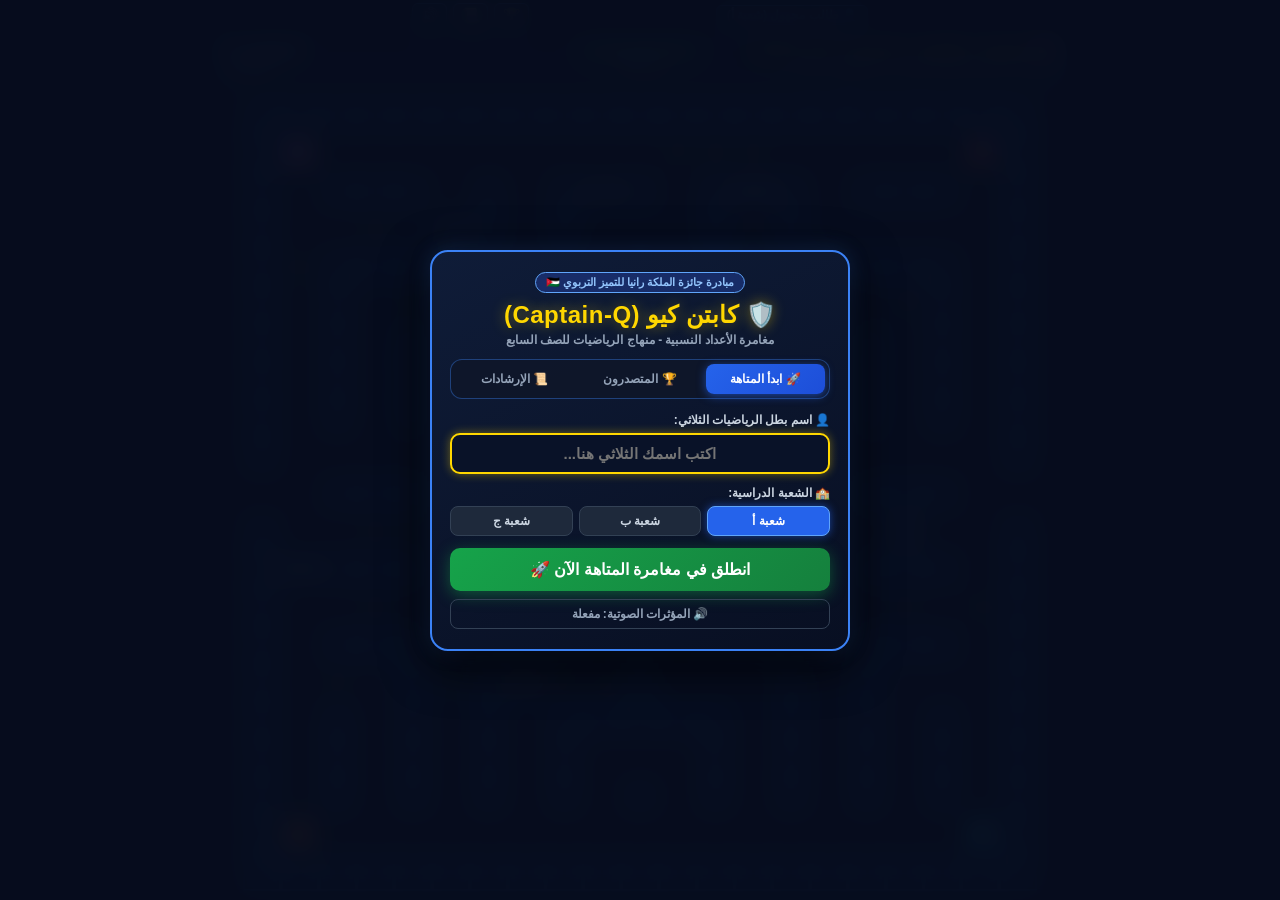
<file: index.html>
<!DOCTYPE html>
<html lang="ar" dir="rtl">
<head>
    <meta charset="UTF-8">
    <title>كابتن كيو - مغامرة الأعداد النسبية | مبادرة جائزة الملكة رانيا</title>
    <meta name="viewport" content="width=device-width, initial-scale=1.0, maximum-scale=1.0, minimum-scale=1.0, user-scalable=no, shrink-to-fit=no, viewport-fit=cover">
    <meta name="mobile-web-app-capable" content="yes">
    <meta name="apple-mobile-web-app-capable" content="yes">
    <meta name="apple-mobile-web-app-status-bar-style" content="black-translucent">
    <meta name="google" content="notranslate">
    <meta name="robots" content="notranslate">
    <meta http-equiv="Cache-Control" content="no-cache, no-store, must-revalidate">

    <link rel="icon" type="image/png" href="favicon.png" sizes="16x16">
    <link rel="stylesheet" href="css/style.css">
</head>
<body>

    <div id="app_container">
        <!-- Top student badge & Quick Actions -->
        <div id="student_badge_bar">
            <div id="student_badge">👤 طالب مجهول (شعبة أ)</div>
            <div style="display: flex; gap: 6px;">
                <button id="btn_quick_leaderboard" class="badge-action-btn" title="لوحة المتصدرين">🏆</button>
                <button id="btn_quick_help" class="badge-action-btn" title="تعليمات المهمة">📜</button>
                <button id="btn_quick_sound" class="badge-action-btn" title="تبديل الصوت">🔊</button>
            </div>
        </div>

        <!-- 1:1 Square Game Canvas -->
        <canvas id="gameCanvas" width="960" height="960"></canvas>

        <!-- Touch Controls (Bottom half of mobile screen) -->
        <div id="touch_controls">
            <!-- D-Pad Directional Cluster -->
            <div class="dpad-cluster">
                <div></div>
                <button id="btn_up" class="touch-btn" aria-label="أعلى">⬆️</button>
                <div></div>
                <button id="btn_left" class="touch-btn" aria-label="يسار">⬅️</button>
                <div></div>
                <button id="btn_right" class="touch-btn" aria-label="يمين">➡️</button>
                <div></div>
                <button id="btn_down" class="touch-btn" aria-label="أسفل">⬇️</button>
                <div></div>
            </div>

            <!-- Action buttons -->
            <div class="action-cluster">
                <button id="btn_shield" class="action-btn shield-btn" title="تفعيل درع الحماية الدائم 🛡️">🛡️</button>
                <button id="btn_reg" class="action-btn reg-btn" title="القائمة الرئيسية ولوحة المتصدرين">👤</button>
                <button id="btn_pause" class="action-btn pause-btn" title="إيقاف مؤقت">⏸️</button>
            </div>
        </div>

        <!-- Start / Welcome Screen Modal (قائمة البداية التفاعلية) -->
        <div id="mobile_reg_modal">
            <div class="modal-card">
                <!-- Title & Hero Header -->
                <div class="hero-badge">مبادرة جائزة الملكة رانيا للتميز التربوي 🇯🇴</div>
                <div class="modal-title">🛡️ كابتن كيو (Captain-Q)</div>
                <div class="modal-sub">مغامرة الأعداد النسبية - منهاج الرياضيات للصف السابع</div>

                <!-- Three Navigation Menu Tabs (أزرار القائمة الرئيسية الثلاثة) -->
                <div class="menu-tabs">
                    <button id="tab_btn_start" class="menu-tab-btn active">🚀 ابدأ المتاهة</button>
                    <button id="tab_btn_leaderboard" class="menu-tab-btn">🏆 المتصدرون</button>
                    <button id="tab_btn_guide" class="menu-tab-btn">📜 الإرشادات</button>
                </div>

                <!-- VIEW 1: START MAZE (ابدأ المتاهة) -->
                <div id="menu_view_start" class="menu-view">
                    <div class="form-group">
                        <label class="form-label" for="mobile_name_input">👤 اسم بطل الرياضيات الثلاثي:</label>
                        <input type="text" id="mobile_name_input" class="modal-input" placeholder="اكتب اسمك الثلاثي هنا..." maxlength="30" autocomplete="off" autofocus>
                    </div>

                    <div class="form-group">
                        <label class="form-label">🏫 الشعبة الدراسية:</label>
                        <div class="section-selector">
                            <button class="sec-btn selected">شعبة أ</button>
                            <button class="sec-btn">شعبة ب</button>
                            <button class="sec-btn">شعبة ج</button>
                        </div>
                    </div>

                    <button id="btn_modal_start" class="start-btn">انطلق في مغامرة المتاهة الآن 🚀</button>
                    <button id="btn_sound_toggle" class="sound-toggle-btn">🔊 المؤثرات الصوتية: مفعلة</button>
                </div>

                <!-- VIEW 2: COLLECTIVE LEADERBOARD (لوحة المتصدرين الجماعية) -->
                <div id="menu_view_leaderboard" class="menu-view" style="display:none;">
                    <div class="lb-header-bar">
                        <div class="lb-title">🏆 لوحة شرف فرسان الرياضيات</div>
                        <div class="lb-actions">
                            <span id="lb_status_badge" class="lb-badge">🟢 مباشر</span>
                            <button id="btn_refresh_leaderboard" class="lb-refresh-btn" title="تحديث السجلات">🔄</button>
                        </div>
                    </div>
                    <div class="lb-sub">فرسان الإتقان (3,000 ⭐) يتشاركون المركز الأول استحقاقاً للعلامة الكاملة 🥇</div>
                    
                    <div id="leaderboard_container" class="leaderboard-container">
                        <!-- Populated dynamically by JavaScript -->
                    </div>

                    <button id="btn_lb_go_start" class="start-btn" style="margin-top: 10px;">انضم للمنافسة وابدأ المتاهة 🚀</button>
                </div>

                <!-- VIEW 3: INSTRUCTIONS & SAFE SANCTUARY GUIDE (دليل الإرشادات) -->
                <div id="menu_view_guide" class="menu-view" style="display:none;">
                    <div class="guide-box">
                        <div class="guide-title">📜 دليل المهمة والملاذ الآمن:</div>
                        <div class="guide-item">
                            <span class="guide-icon">🎯</span>
                            <div class="guide-text"><strong>الهدف الأساسي:</strong> التقط بطاقات الأعداد النسبية والكسور المكافئة المطلوبة في شريط المهمة العلوي (<span style="color:#4ade80">+100 نقطة</span>).</div>
                        </div>
                        <div class="guide-item">
                            <span class="guide-icon">⚠️</span>
                            <div class="guide-text"><strong>احذر الأفخاخ:</strong> تجنب المفاهيم الخاطئة والأعداد غير المتطابقة (<span style="color:#f87171">-30 نقطة</span>).</div>
                        </div>
                        <div class="guide-item">
                            <span class="guide-icon">🛡️</span>
                            <div class="guide-text"><strong>مساحة الملاذ الآمن:</strong> الغرفة الخضراء المركزية تحميك تماماً؛ الأشباح لا تستطيع مهاجمتك داخلها مطلقاً!</div>
                        </div>
                        <div class="guide-item">
                            <span class="guide-icon">⚡</span>
                            <div class="guide-text"><strong>الكرات الخارقة:</strong> تمنحك درع الحماية وتجعل الأشباح زرقاء وخائفة لتلتقطها وتعيدها لمكانها بأمان.</div>
                        </div>
                        <div class="guide-item">
                            <span class="guide-icon">🎮</span>
                            <div class="guide-text"><strong>التحكم:</strong> أزرار الاتجاهات (D-Pad) للشاشات اللمسية، أو أسهم لوحة المفاتيح (Arrows) للكمبيوتر.</div>
                        </div>
                        <div class="guide-item">
                            <span class="guide-icon">⏱️</span>
                            <div class="guide-text"><strong>الوقت والأرواح:</strong> 90 ثانية لكل مرحلة، و 3 أرواح لإنهاء المراحل الست وصولاً لـ 3,000 نقطة.</div>
                        </div>
                    </div>

                    <button id="btn_guide_go_start" class="start-btn">فهمت المهمة.. انطلق للمتاهة 🚀</button>
                </div>
            </div>
        </div>
    </div>

    <!-- Modular Game Scripts (Ultra-lightweight, 0 external dependencies) -->
    <script src="js/config.js"></script>
    <script src="js/telemetry.js"></script>
    <script src="js/maze.js"></script>
    <script src="js/math_mission.js"></script>
    <script src="js/entities.js"></script>
    <script src="js/audio.js"></script>
    <script src="js/input.js"></script>
    <script src="js/game.js"></script>

</body>
</html>
</file>
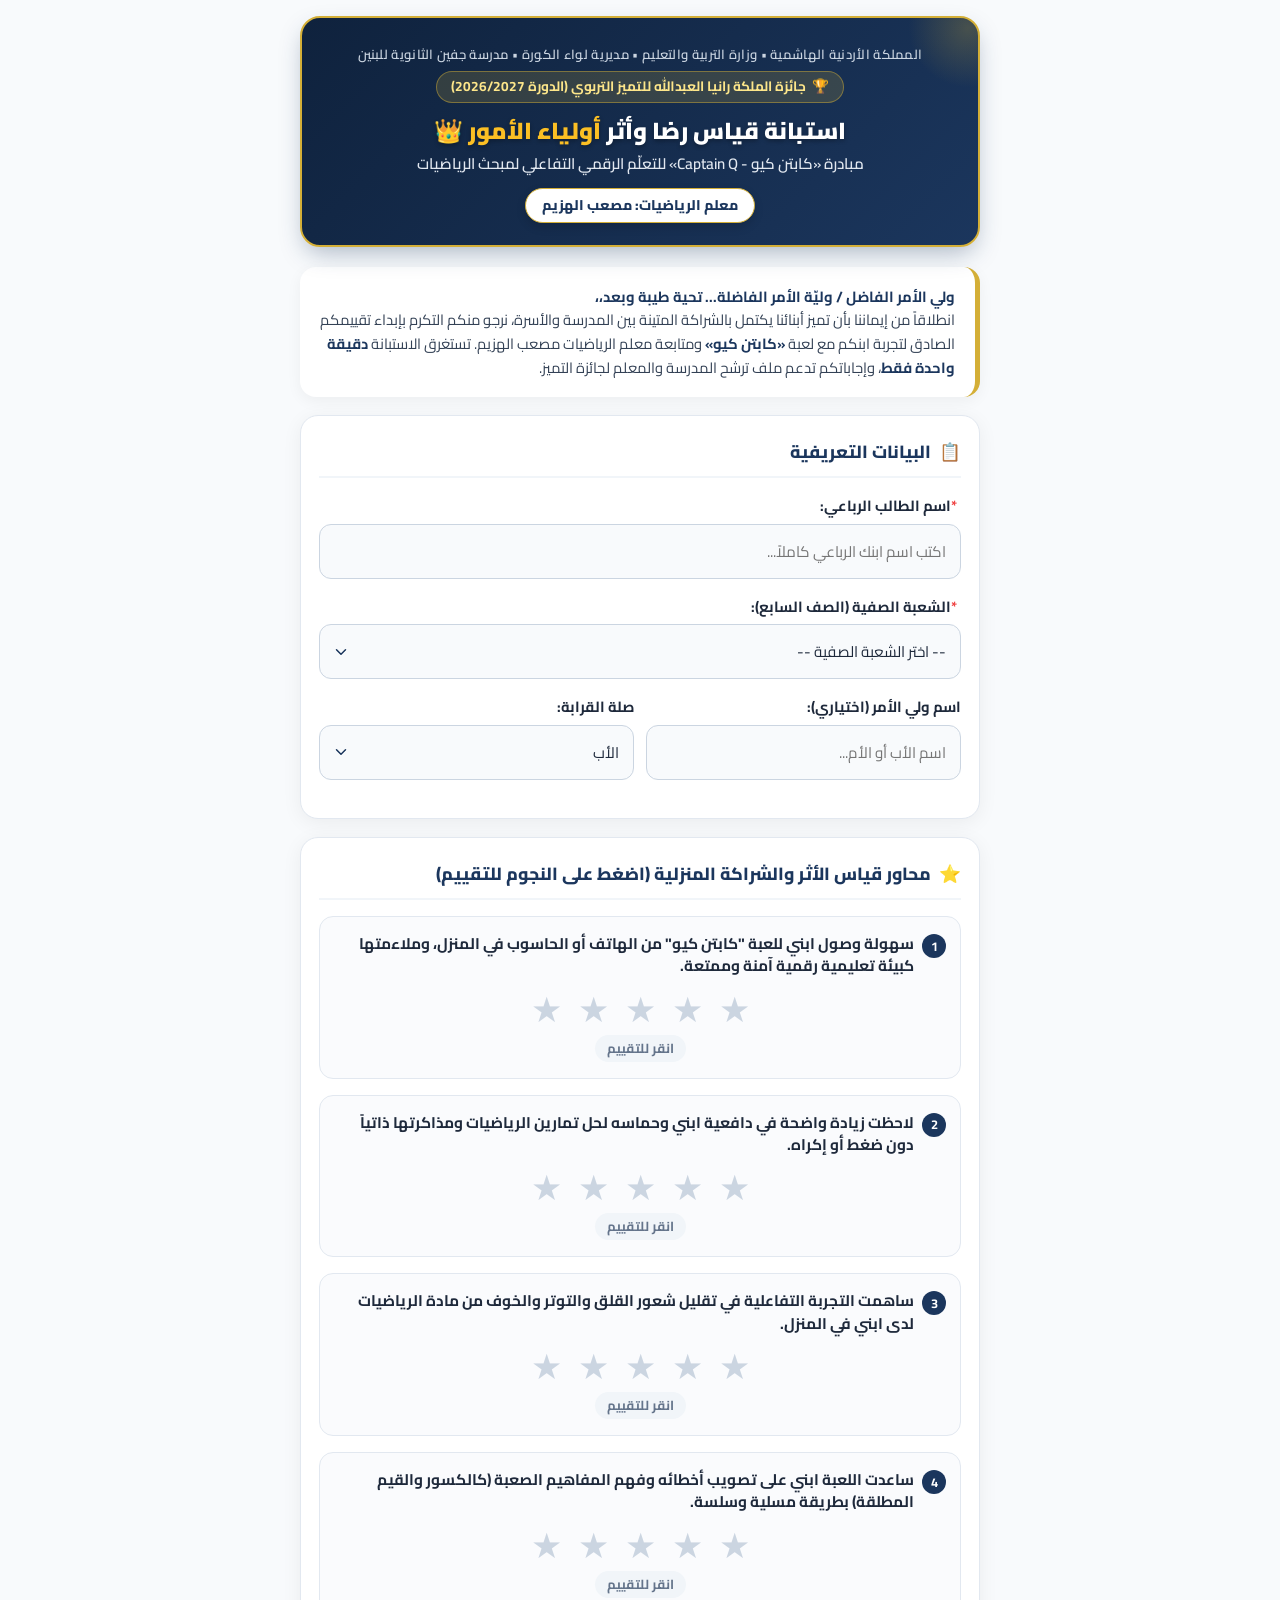
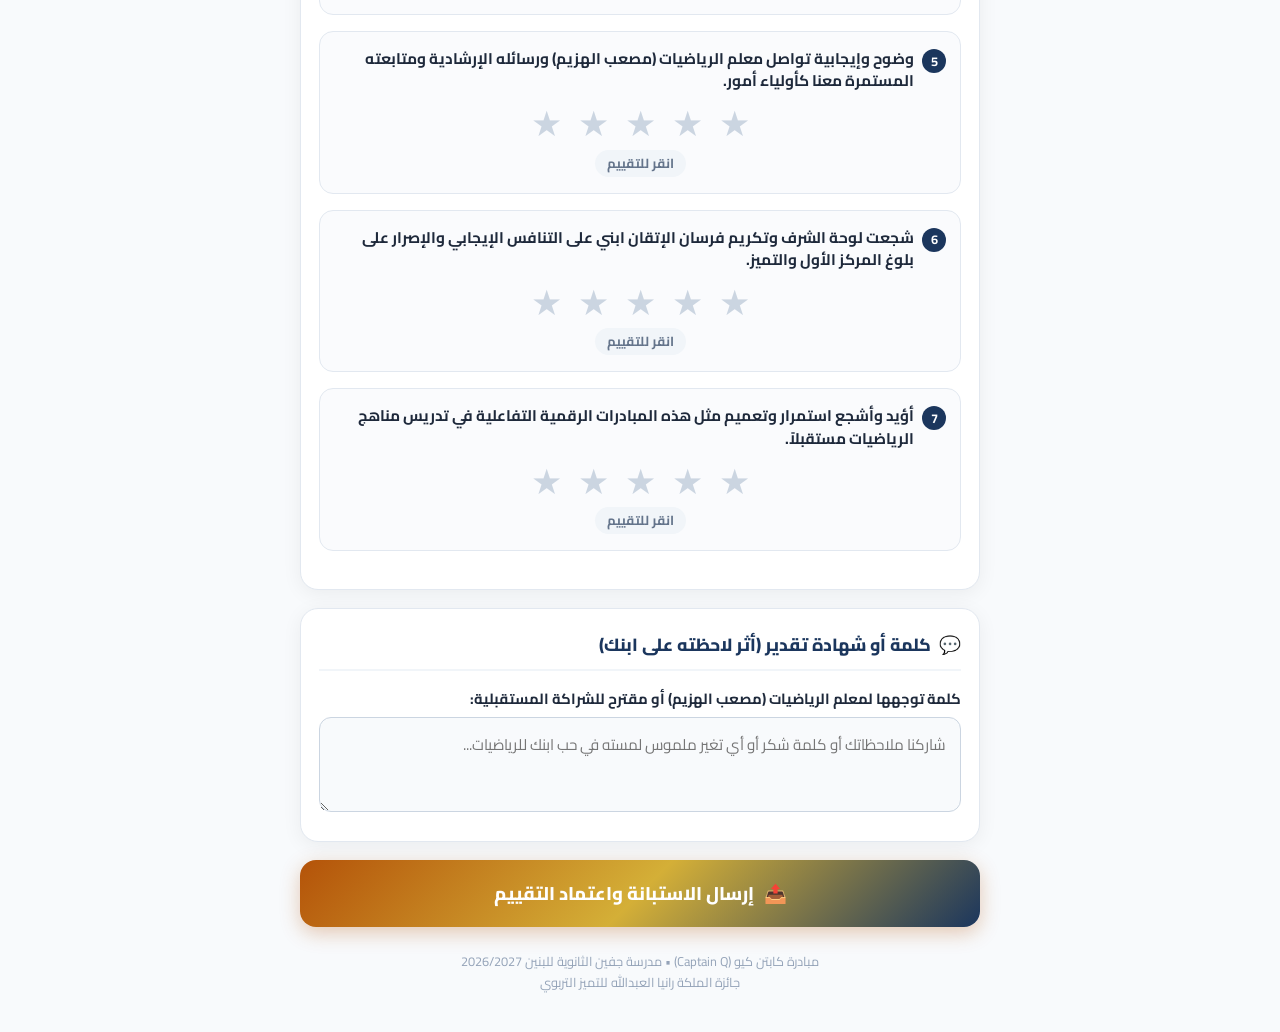
<file: survey.html>
<!DOCTYPE html>
<html lang="ar" dir="rtl">
<head>
  <meta charset="UTF-8">
  <meta name="viewport" content="width=device-width, initial-scale=1.0, maximum-scale=1.0, user-scalable=no">
  <title>استبانة أولياء الأمور | مبادرة كابتن كيو - مدرسة جفين الثانوية للبنين</title>
  <link rel="preconnect" href="https://fonts.googleapis.com">
  <link rel="preconnect" href="https://fonts.gstatic.com" crossorigin>
  <link href="https://fonts.googleapis.com/css2?family=Cairo:wght@400;600;700;800;900&family=Tajawal:wght@400;500;700;800&display=swap" rel="stylesheet">
  <style>
    :root {
      --primary-navy: #1B365D;
      --secondary-navy: #0F223D;
      --accent-gold: #D4AF37;
      --dark-gold: #B45309;
      --light-gold: #FFFBEB;
      --border-gold: #FDE68A;
      --bg-slate: #F8FAFC;
      --card-bg: #FFFFFF;
      --text-main: #1E293B;
      --text-muted: #64748B;
      --star-active: #F59E0B;
      --star-inactive: #CBD5E1;
      --success-green: #10B981;
    }

    * {
      box-sizing: border-box;
      margin: 0;
      padding: 0;
      font-family: 'Cairo', 'Tajawal', -apple-system, BlinkMacSystemFont, "Segoe UI", Roboto, sans-serif;
      -webkit-tap-highlight-color: transparent;
    }

    body {
      background-color: var(--bg-slate);
      color: var(--text-main);
      line-height: 1.6;
      padding: 16px 12px 40px;
      min-height: 100vh;
      display: flex;
      flex-direction: column;
      align-items: center;
    }

    .container {
      width: 100%;
      max-width: 680px;
      margin: 0 auto;
    }

    /* Royal Header Card */
    .header-card {
      background: linear-gradient(135deg, var(--secondary-navy) 0%, var(--primary-navy) 100%);
      border-radius: 20px;
      padding: 26px 20px 22px;
      text-align: center;
      color: #FFFFFF;
      box-shadow: 0 10px 25px -5px rgba(27, 54, 93, 0.35);
      border: 2px solid var(--accent-gold);
      position: relative;
      overflow: hidden;
      margin-bottom: 20px;
    }

    .header-card::before {
      content: '';
      position: absolute;
      top: -50px;
      right: -50px;
      width: 120px;
      height: 120px;
      background: radial-gradient(circle, rgba(212, 175, 55, 0.25) 0%, transparent 70%);
      border-radius: 50%;
    }

    .gov-header {
      font-size: 0.82rem;
      font-weight: 600;
      color: #CBD5E1;
      margin-bottom: 6px;
      letter-spacing: 0.3px;
    }

    .award-badge {
      display: inline-flex;
      align-items: center;
      gap: 6px;
      background: rgba(212, 175, 55, 0.18);
      border: 1px solid rgba(212, 175, 55, 0.45);
      padding: 4px 14px;
      border-radius: 30px;
      font-size: 0.85rem;
      color: #FDE68A;
      font-weight: 700;
      margin-bottom: 12px;
    }

    .main-title {
      font-size: 1.45rem;
      font-weight: 900;
      color: #FFFFFF;
      line-height: 1.35;
      margin-bottom: 6px;
      text-shadow: 0 2px 4px rgba(0,0,0,0.3);
    }

    .main-title span {
      color: #FBBF24;
    }

    .sub-title {
      font-size: 0.95rem;
      color: #E2E8F0;
      font-weight: 600;
      margin-bottom: 12px;
    }

    .teacher-badge {
      display: inline-block;
      background: #FFFFFF;
      color: var(--primary-navy);
      padding: 5px 16px;
      border-radius: 20px;
      font-weight: 800;
      font-size: 0.88rem;
      box-shadow: 0 4px 10px rgba(0,0,0,0.15);
      border: 1px solid var(--accent-gold);
    }

    /* Message Intro Card */
    .intro-card {
      background: var(--card-bg);
      border-radius: 16px;
      padding: 18px 20px;
      margin-bottom: 18px;
      border-right: 5px solid var(--accent-gold);
      box-shadow: 0 4px 15px rgba(0, 0, 0, 0.05);
      font-size: 0.92rem;
      color: #334155;
    }

    .intro-card strong {
      color: var(--primary-navy);
    }

    /* Form Section Cards */
    .form-card {
      background: var(--card-bg);
      border-radius: 18px;
      padding: 22px 18px;
      margin-bottom: 18px;
      box-shadow: 0 4px 20px rgba(0, 0, 0, 0.06);
      border: 1px solid #E2E8F0;
    }

    .section-title {
      font-size: 1.1rem;
      font-weight: 800;
      color: var(--primary-navy);
      margin-bottom: 16px;
      display: flex;
      align-items: center;
      gap: 8px;
      border-bottom: 2px solid #F1F5F9;
      padding-bottom: 10px;
    }

    .input-group {
      margin-bottom: 16px;
    }

    .input-group:last-child {
      margin-bottom: 0;
    }

    .input-label {
      display: block;
      font-weight: 700;
      font-size: 0.92rem;
      color: #1E293B;
      margin-bottom: 6px;
    }

    .input-label .req {
      color: #EF4444;
      margin-right: 4px;
    }

    .input-field {
      width: 100%;
      padding: 12px 14px;
      border-radius: 12px;
      border: 1.5px solid #CBD5E1;
      font-size: 0.95rem;
      background: #F8FAFC;
      transition: all 0.2s ease;
      color: #1E293B;
      font-family: inherit;
    }

    .input-field:focus {
      outline: none;
      border-color: var(--primary-navy);
      background: #FFFFFF;
      box-shadow: 0 0 0 3px rgba(27, 54, 93, 0.12);
    }

    select.input-field {
      appearance: none;
      background-image: url("data:image/svg+xml;charset=UTF-8,%3csvg xmlns='http://www.w3.org/2000/svg' viewBox='0 0 24 24' fill='none' stroke='%231B365D' stroke-width='2' stroke-linecap='round' stroke-linejoin='round'%3e%3cpolyline points='6 9 12 15 18 9'%3e%3c/polyline%3e%3c/svg%3e");
      background-repeat: no-repeat;
      background-position: left 12px center;
      background-size: 18px;
      padding-left: 36px;
    }

    /* Question Item Box */
    .question-box {
      background: #FAFBFD;
      border-radius: 14px;
      padding: 16px 14px;
      margin-bottom: 16px;
      border: 1px solid #E2E8F0;
      transition: border-color 0.2s;
    }

    .question-box.answered {
      border-color: #CBD5E1;
      background: #FFFFFF;
    }

    .question-text {
      font-size: 0.96rem;
      font-weight: 700;
      color: #1E293B;
      margin-bottom: 10px;
      display: flex;
      align-items: flex-start;
      gap: 8px;
      line-height: 1.45;
    }

    .q-num {
      display: inline-flex;
      align-items: center;
      justify-content: center;
      width: 24px;
      height: 24px;
      background: var(--primary-navy);
      color: #FFFFFF;
      border-radius: 50%;
      font-size: 0.8rem;
      flex-shrink: 0;
      margin-top: 1px;
    }

    /* Interactive Star Rating */
    .star-rating-container {
      display: flex;
      flex-direction: column;
      align-items: center;
      padding-top: 4px;
    }

    .stars-row {
      display: flex;
      flex-direction: row-reverse;
      justify-content: center;
      gap: 12px;
      margin-bottom: 8px;
    }

    .star-btn {
      background: none;
      border: none;
      font-size: 2.2rem;
      color: var(--star-inactive);
      cursor: pointer;
      transition: transform 0.15s ease, color 0.15s ease;
      padding: 0 2px;
      line-height: 1;
      user-select: none;
    }

    .star-btn:active {
      transform: scale(1.25);
    }

    /* Hover & Active States */
    .stars-row .star-btn.active,
    .stars-row .star-btn.active ~ .star-btn {
      color: var(--star-active);
    }

    .rating-feedback-badge {
      font-size: 0.82rem;
      font-weight: 700;
      padding: 3px 12px;
      border-radius: 20px;
      background: #F1F5F9;
      color: #64748B;
      transition: all 0.2s ease;
      min-height: 24px;
      display: inline-flex;
      align-items: center;
    }

    .rating-feedback-badge.selected {
      background: #FEF3C7;
      color: #92400E;
      border: 1px solid #FCD34D;
    }

    /* Qualitative Textarea */
    textarea.input-field {
      min-height: 95px;
      resize: vertical;
    }

    /* Submit Button */
    .submit-btn {
      width: 100%;
      padding: 16px;
      background: linear-gradient(135deg, #B45309 0%, #D4AF37 50%, #1B365D 100%);
      color: #FFFFFF;
      border: none;
      border-radius: 16px;
      font-size: 1.15rem;
      font-weight: 800;
      cursor: pointer;
      box-shadow: 0 6px 20px rgba(180, 83, 9, 0.3);
      transition: transform 0.15s ease, box-shadow 0.15s ease;
      display: flex;
      align-items: center;
      justify-content: center;
      gap: 10px;
      margin-top: 10px;
    }

    .submit-btn:hover {
      transform: translateY(-2px);
      box-shadow: 0 8px 25px rgba(180, 83, 9, 0.4);
    }

    .submit-btn:active {
      transform: translateY(1px);
    }

    .submit-btn:disabled {
      background: #94A3B8;
      cursor: not-allowed;
      box-shadow: none;
      transform: none;
    }

    /* Success Screen */
    .success-screen {
      display: none;
      background: #FFFFFF;
      border-radius: 24px;
      padding: 36px 22px;
      text-align: center;
      border: 2px solid var(--accent-gold);
      box-shadow: 0 10px 30px rgba(27, 54, 93, 0.15);
      animation: fadeIn 0.4s ease forwards;
    }

    @keyframes fadeIn {
      from { opacity: 0; transform: scale(0.96); }
      to { opacity: 1; transform: scale(1); }
    }

    .success-icon {
      font-size: 4rem;
      margin-bottom: 12px;
      animation: bounce 1s infinite alternate;
    }

    @keyframes bounce {
      from { transform: translateY(0); }
      to { transform: translateY(-6px); }
    }

    .success-title {
      font-size: 1.5rem;
      font-weight: 900;
      color: var(--primary-navy);
      margin-bottom: 8px;
    }

    .success-desc {
      font-size: 0.98rem;
      color: #334155;
      margin-bottom: 20px;
      line-height: 1.6;
    }

    .cert-box {
      background: #FFFDF7;
      border: 2px dashed var(--accent-gold);
      border-radius: 16px;
      padding: 20px 16px;
      margin-bottom: 24px;
    }

    .cert-box h4 {
      color: var(--dark-gold);
      font-size: 1.1rem;
      margin-bottom: 6px;
      font-weight: 800;
    }

    .cert-box p {
      font-size: 0.92rem;
      color: #475569;
    }

    .footer-text {
      text-align: center;
      font-size: 0.8rem;
      color: #94A3B8;
      margin-top: 24px;
    }

    /* Spinner */
    .spinner {
      display: inline-block;
      width: 22px;
      height: 22px;
      border: 3px solid rgba(255,255,255,0.3);
      border-radius: 50%;
      border-top-color: #FFFFFF;
      animation: spin 0.8s linear infinite;
    }

    @keyframes spin {
      to { transform: rotate(360deg); }
    }
  </style>
</head>
<body>

  <div class="container">

    <!-- 1. Royal Header Card -->
    <header class="header-card">
      <div class="gov-header">المملكة الأردنية الهاشمية  •  وزارة التربية والتعليم  •  مديرية لواء الكورة  •  مدرسة جفين الثانوية للبنين</div>
      <div class="award-badge">
        <span>🏆</span>
        <span>جائزة الملكة رانيا العبدالله للتميز التربوي (الدورة 2026/2027)</span>
      </div>
      <h1 class="main-title">استبانة قياس رضا وأثر <span>أولياء الأمور</span> 👑</h1>
      <div class="sub-title">مبادرة «كابتن كيو - Captain Q» للتعلّم الرقمي التفاعلي لمبحث الرياضيات</div>
      <div class="teacher-badge">
        معلم الرياضيات: مصعب الهزيم
      </div>
    </header>

    <!-- Success Screen (Shown after submit) -->
    <div id="successScreen" class="success-screen">
      <div class="success-icon">🎖️</div>
      <h2 class="success-title">خالص الشكر وعظيم الامتنان!</h2>
      <p class="success-desc">
        تم تسجيل تقييمكم واعتماد إجاباتكم بنجاح في السجل السحابي للشراكة المجتمعية لمدرسة جفين الثانوية للبنين.
      </p>

      <div class="cert-box">
        <h4>🌟 وسام الشريك التربوي الفاعل 🌟</h4>
        <p id="certStudentInfo" style="font-weight: 700; color: #1B365D; margin-bottom: 6px;"></p>
        <p>
          نُثمّن عالياً دعمكم المستمر ومتابعتكم الحثيثة لابنكم؛ فشراكتكم الكريمة مع المدرسة هي حجر الأساس لصناعة التفوق والإبداع في مبحث الرياضيات.
        </p>
      </div>

      <div style="font-size: 0.9rem; color: #1B365D; font-weight: 700;">
        معاً نصنع التميز والريادة 👑<br>
        معلم الرياضيات: مصعب الهزيم  •  إدارة مدرسة جفين الثانوية للبنين
      </div>
    </div>

    <!-- Main Survey Form -->
    <form id="surveyForm">

      <!-- 2. Message Intro Card -->
      <div class="intro-card">
        <strong>ولي الأمر الفاضل / وليّة الأمر الفاضلة... تحية طيبة وبعد،،</strong><br>
        انطلاقاً من إيماننا بأن تميز أبنائنا يكتمل بالشراكة المتينة بين المدرسة والأسرة، نرجو منكم التكرم بإبداء تقييمكم الصادق لتجربة ابنكم مع لعبة <strong>«كابتن كيو»</strong> ومتابعة معلم الرياضيات مصعب الهزيم. تستغرق الاستبانة <strong>دقيقة واحدة فقط</strong>، وإجاباتكم تدعم ملف ترشح المدرسة والمعلم لجائزة التميز.
      </div>

      <!-- 3. Student & Parent Identification -->
      <div class="form-card">
        <h3 class="section-title">
          <span>📋</span>
          <span>البيانات التعريفية</span>
        </h3>

        <div class="input-group">
          <label class="input-label" for="studentName"><span class="req">*</span>اسم الطالب الرباعي:</label>
          <input type="text" id="studentName" class="input-field" placeholder="اكتب اسم ابنك الرباعي كاملاً..." required>
        </div>

        <div class="input-group">
          <label class="input-label" for="section"><span class="req">*</span>الشعبة الصفية (الصف السابع):</label>
          <select id="section" class="input-field" required>
            <option value="" disabled selected>-- اختر الشعبة الصفية --</option>
            <option value="شعبة أ">الصف السابع (شعبة أ)</option>
            <option value="شعبة ب">الصف السابع (شعبة ب)</option>
            <option value="شعبة ج">الصف السابع (شعبة ج)</option>
          </select>
        </div>

        <div style="display: grid; grid-template-columns: 1fr 1fr; gap: 12px;">
          <div class="input-group">
            <label class="input-label" for="parentName">اسم ولي الأمر (اختياري):</label>
            <input type="text" id="parentName" class="input-field" placeholder="اسم الأب أو الأم...">
          </div>
          <div class="input-group">
            <label class="input-label" for="relation">صلة القرابة:</label>
            <select id="relation" class="input-field">
              <option value="الأب" selected>الأب</option>
              <option value="الأم">الأم</option>
              <option value="ولي الأمر">ولي الأمر</option>
            </select>
          </div>
        </div>
      </div>

      <!-- 4. Interactive Rating Criteria (7 Core Items) -->
      <div class="form-card">
        <h3 class="section-title">
          <span>⭐</span>
          <span>محاور قياس الأثر والشراكة المنزلية (اضغط على النجوم للتقييم)</span>
        </h3>

        <!-- Q1 -->
        <div class="question-box" id="box_q1">
          <div class="question-text">
            <span class="q-num">1</span>
            <span>سهولة وصول ابني للعبة "كابتن كيو" من الهاتف أو الحاسوب في المنزل، وملاءمتها كبيئة تعليمية رقمية آمنة وممتعة.</span>
          </div>
          <div class="star-rating-container">
            <div class="stars-row" data-q="q1">
              <button type="button" class="star-btn" data-val="5">★</button>
              <button type="button" class="star-btn" data-val="4">★</button>
              <button type="button" class="star-btn" data-val="3">★</button>
              <button type="button" class="star-btn" data-val="2">★</button>
              <button type="button" class="star-btn" data-val="1">★</button>
            </div>
            <div class="rating-feedback-badge" id="badge_q1">انقر للتقييم</div>
            <input type="hidden" id="q1" name="q1" value="" required>
          </div>
        </div>

        <!-- Q2 -->
        <div class="question-box" id="box_q2">
          <div class="question-text">
            <span class="q-num">2</span>
            <span>لاحظت زيادة واضحة في دافعية ابني وحماسه لحل تمارين الرياضيات ومذاكرتها ذاتياً دون ضغط أو إكراه.</span>
          </div>
          <div class="star-rating-container">
            <div class="stars-row" data-q="q2">
              <button type="button" class="star-btn" data-val="5">★</button>
              <button type="button" class="star-btn" data-val="4">★</button>
              <button type="button" class="star-btn" data-val="3">★</button>
              <button type="button" class="star-btn" data-val="2">★</button>
              <button type="button" class="star-btn" data-val="1">★</button>
            </div>
            <div class="rating-feedback-badge" id="badge_q2">انقر للتقييم</div>
            <input type="hidden" id="q2" name="q2" value="" required>
          </div>
        </div>

        <!-- Q3 -->
        <div class="question-box" id="box_q3">
          <div class="question-text">
            <span class="q-num">3</span>
            <span>ساهمت التجربة التفاعلية في تقليل شعور القلق والتوتر والخوف من مادة الرياضيات لدى ابني في المنزل.</span>
          </div>
          <div class="star-rating-container">
            <div class="stars-row" data-q="q3">
              <button type="button" class="star-btn" data-val="5">★</button>
              <button type="button" class="star-btn" data-val="4">★</button>
              <button type="button" class="star-btn" data-val="3">★</button>
              <button type="button" class="star-btn" data-val="2">★</button>
              <button type="button" class="star-btn" data-val="1">★</button>
            </div>
            <div class="rating-feedback-badge" id="badge_q3">انقر للتقييم</div>
            <input type="hidden" id="q3" name="q3" value="" required>
          </div>
        </div>

        <!-- Q4 -->
        <div class="question-box" id="box_q4">
          <div class="question-text">
            <span class="q-num">4</span>
            <span>ساعدت اللعبة ابني على تصويب أخطائه وفهم المفاهيم الصعبة (كالكسور والقيم المطلقة) بطريقة مسلية وسلسة.</span>
          </div>
          <div class="star-rating-container">
            <div class="stars-row" data-q="q4">
              <button type="button" class="star-btn" data-val="5">★</button>
              <button type="button" class="star-btn" data-val="4">★</button>
              <button type="button" class="star-btn" data-val="3">★</button>
              <button type="button" class="star-btn" data-val="2">★</button>
              <button type="button" class="star-btn" data-val="1">★</button>
            </div>
            <div class="rating-feedback-badge" id="badge_q4">انقر للتقييم</div>
            <input type="hidden" id="q4" name="q4" value="" required>
          </div>
        </div>

        <!-- Q5 -->
        <div class="question-box" id="box_q5">
          <div class="question-text">
            <span class="q-num">5</span>
            <span>وضوح وإيجابية تواصل معلم الرياضيات (مصعب الهزيم) ورسائله الإرشادية ومتابعته المستمرة معنا كأولياء أمور.</span>
          </div>
          <div class="star-rating-container">
            <div class="stars-row" data-q="q5">
              <button type="button" class="star-btn" data-val="5">★</button>
              <button type="button" class="star-btn" data-val="4">★</button>
              <button type="button" class="star-btn" data-val="3">★</button>
              <button type="button" class="star-btn" data-val="2">★</button>
              <button type="button" class="star-btn" data-val="1">★</button>
            </div>
            <div class="rating-feedback-badge" id="badge_q5">انقر للتقييم</div>
            <input type="hidden" id="q5" name="q5" value="" required>
          </div>
        </div>

        <!-- Q6 -->
        <div class="question-box" id="box_q6">
          <div class="question-text">
            <span class="q-num">6</span>
            <span>شجعت لوحة الشرف وتكريم فرسان الإتقان ابني على التنافس الإيجابي والإصرار على بلوغ المركز الأول والتميز.</span>
          </div>
          <div class="star-rating-container">
            <div class="stars-row" data-q="q6">
              <button type="button" class="star-btn" data-val="5">★</button>
              <button type="button" class="star-btn" data-val="4">★</button>
              <button type="button" class="star-btn" data-val="3">★</button>
              <button type="button" class="star-btn" data-val="2">★</button>
              <button type="button" class="star-btn" data-val="1">★</button>
            </div>
            <div class="rating-feedback-badge" id="badge_q6">انقر للتقييم</div>
            <input type="hidden" id="q6" name="q6" value="" required>
          </div>
        </div>

        <!-- Q7 -->
        <div class="question-box" id="box_q7">
          <div class="question-text">
            <span class="q-num">7</span>
            <span>أؤيد وأشجع استمرار وتعميم مثل هذه المبادرات الرقمية التفاعلية في تدريس مناهج الرياضيات مستقبلاً.</span>
          </div>
          <div class="star-rating-container">
            <div class="stars-row" data-q="q7">
              <button type="button" class="star-btn" data-val="5">★</button>
              <button type="button" class="star-btn" data-val="4">★</button>
              <button type="button" class="star-btn" data-val="3">★</button>
              <button type="button" class="star-btn" data-val="2">★</button>
              <button type="button" class="star-btn" data-val="1">★</button>
            </div>
            <div class="rating-feedback-badge" id="badge_q7">انقر للتقييم</div>
            <input type="hidden" id="q7" name="q7" value="" required>
          </div>
        </div>

      </div>

      <!-- 5. Qualitative Feedback / Testimonial -->
      <div class="form-card">
        <h3 class="section-title">
          <span>💬</span>
          <span>كلمة أو شهادة تقدير (أثر لاحظته على ابنك)</span>
        </h3>
        <div class="input-group">
          <label class="input-label" for="feedback">كلمة توجهها لمعلم الرياضيات (مصعب الهزيم) أو مقترح للشراكة المستقبلية:</label>
          <textarea id="feedback" class="input-field" placeholder="شاركنا ملاحظاتك أو كلمة شكر أو أي تغير ملموس لمسته في حب ابنك للرياضيات..."></textarea>
        </div>
      </div>

      <!-- 6. Submit Button -->
      <button type="submit" id="submitBtn" class="submit-btn">
        <span>📤</span>
        <span>إرسال الاستبانة واعتماد التقييم</span>
      </button>

    </form>

    <footer class="footer-text">
      مبادرة كابتن كيو (Captain Q)  •  مدرسة جفين الثانوية للبنين 2026/2027<br>
      جائزة الملكة رانيا العبدالله للتميز التربوي
    </footer>

  </div>

  <script>
    // Configuration & Endpoint
    const WEBHOOK_URL = "https://script.google.com/macros/s/AKfycbzW67pTOIhLxD89xYACaGs-O6qMbkBbUmpb7oEaQ7Vj0p_WxaQw_epiPI6aKpUN0nH6/exec";

    const ratingLabels = {
      5: "⭐⭐⭐⭐⭐ ممتاز / أوافق بشدة (5/5)",
      4: "⭐⭐⭐⭐ جيد جداً / أوافق (4/5)",
      3: "⭐⭐⭐ جيد / محايد (3/5)",
      2: "⭐⭐ مقبول / لا أوافق (2/5)",
      1: "⭐ ضعيف / لا أوافق إطلاقاً (1/5)"
    };

    // Setup interactive star rating
    document.querySelectorAll('.stars-row').forEach(row => {
      const qId = row.dataset.q;
      const hiddenInput = document.getElementById(qId);
      const badge = document.getElementById('badge_' + qId);
      const box = document.getElementById('box_' + qId);
      const buttons = row.querySelectorAll('.star-btn');

      buttons.forEach(btn => {
        btn.addEventListener('click', (e) => {
          e.preventDefault();
          const val = parseInt(btn.dataset.val);
          hiddenInput.value = val;

          // Update active stars
          buttons.forEach(b => {
            const bVal = parseInt(b.dataset.val);
            if (bVal <= val) {
              b.classList.add('active');
            } else {
              b.classList.remove('active');
            }
          });

          // Update badge text
          badge.textContent = ratingLabels[val] || (val + " من 5");
          badge.classList.add('selected');
          box.classList.add('answered');
        });
      });
    });

    // Handle Form Submit
    const form = document.getElementById('surveyForm');
    const submitBtn = document.getElementById('submitBtn');
    const successScreen = document.getElementById('successScreen');
    const certStudentInfo = document.getElementById('certStudentInfo');

    form.addEventListener('submit', async (e) => {
      e.preventDefault();

      // Check all star questions
      for (let i = 1; i <= 7; i++) {
        const val = document.getElementById('q' + i).value;
        if (!val) {
          alert('يرجى التكرم بالإجابة على السؤال رقم (' + i + ') بالنقر على عدد النجوم المناسب.');
          document.getElementById('box_q' + i).scrollIntoView({ behavior: 'smooth', block: 'center' });
          return;
        }
      }

      const studentName = document.getElementById('studentName').value.trim();
      const section = document.getElementById('section').value;
      const parentName = document.getElementById('parentName').value.trim();
      const relation = document.getElementById('relation').value;
      const feedback = document.getElementById('feedback').value.trim();

      const q1 = parseInt(document.getElementById('q1').value);
      const q2 = parseInt(document.getElementById('q2').value);
      const q3 = parseInt(document.getElementById('q3').value);
      const q4 = parseInt(document.getElementById('q4').value);
      const q5 = parseInt(document.getElementById('q5').value);
      const q6 = parseInt(document.getElementById('q6').value);
      const q7 = parseInt(document.getElementById('q7').value);

      const avgRating = ((q1 + q2 + q3 + q4 + q5 + q6 + q7) / 7).toFixed(2);

      const payload = {
        type: "parent_survey",
        date: new Date().toLocaleString('ar-JO', { timeZone: 'Asia/Amman' }),
        student_name: studentName,
        section: section,
        parent_name: parentName || (relation + " الطالب " + studentName),
        relation: relation,
        q1: q1,
        q2: q2,
        q3: q3,
        q4: q4,
        q5: q5,
        q6: q6,
        q7: q7,
        average_rating: avgRating,
        feedback: feedback
      };

      // Button loading state
      submitBtn.disabled = true;
      submitBtn.innerHTML = '<span class="spinner"></span><span>جاري إرسال التقييم سحابياً...</span>';

      const showSuccess = () => {
        certStudentInfo.textContent = "الطالب: " + studentName + " (" + section + ")";
        form.style.display = 'none';
        successScreen.style.display = 'block';
        window.scrollTo({ top: 0, behavior: 'smooth' });
      };

      // Safeguard timer: show success after 1.2s max if fetch is running in background
      const timer = setTimeout(showSuccess, 1200);

      try {
        // Send to Google Sheets Web App via fetch (no-cors)
        await fetch(WEBHOOK_URL, {
          method: "POST",
          mode: "no-cors",
          headers: {
            "Content-Type": "text/plain;charset=utf-8"
          },
          body: JSON.stringify(payload)
        });

        // Also save in localStorage as local backup
        try {
          const localSurveys = JSON.parse(localStorage.getItem('captain_q_parent_surveys') || '[]');
          localSurveys.push(payload);
          localStorage.setItem('captain_q_parent_surveys', JSON.stringify(localSurveys));
        } catch(e) {}

        clearTimeout(timer);
        showSuccess();

      } catch (err) {
        console.warn("Telemetry notice:", err);
        clearTimeout(timer);
        showSuccess();
      }
    });
  </script>
</body>
</html>
</file>
<file: css/style.css>
/**
 * Captain Q HTML5 - Responsive Mobile & Desktop Stylesheet
 */

* {
    box-sizing: border-box;
    margin: 0;
    padding: 0;
    -webkit-tap-highlight-color: transparent;
}

html, body {
    width: 100%;
    height: 100%;
    overflow: hidden;
    position: fixed;
    background-color: #070d1e;
    color: #ffffff;
    font-family: 'Segoe UI', Tahoma, Geneva, Verdana, sans-serif;
    touch-action: none;
    user-select: none;
    -webkit-user-select: none;
}

#app_container {
    width: 100vw;
    height: 100vh;
    display: flex;
    flex-direction: column;
    align-items: center;
    justify-content: flex-start;
    position: relative;
}

/* Canvas styling: strictly constrained to 1:1 square */
#gameCanvas {
    background-color: #000000;
    max-width: 100vw;
    max-height: 52vh;
    width: min(100vw, 52vh, 480px);
    height: min(100vw, 52vh, 480px);
    aspect-ratio: 1 / 1;
    border-radius: 8px;
    box-shadow: 0 4px 24px rgba(0, 0, 0, 0.8), 0 0 12px rgba(59, 130, 246, 0.3);
    margin-top: 2px;
    display: block;
    touch-action: none;
    -webkit-touch-callout: none;
    user-select: none;
    -webkit-user-select: none;
}

@media (orientation: landscape) {
    #gameCanvas {
        max-height: 96vh;
        max-width: 96vh;
        width: 96vh;
        height: 96vh;
        margin: auto;
    }
    #touch_controls {
        display: none !important;
    }
}

/* Top student badge bar */
#student_badge_bar {
    width: min(100vw, 52vh, 480px);
    display: flex;
    justify-content: space-between;
    align-items: center;
    padding: 3px 6px;
    box-sizing: border-box;
    z-index: 10;
}

#student_badge {
    background: rgba(15, 23, 42, 0.9);
    border: 1px solid #3b82f6;
    padding: 2px 10px;
    border-radius: 6px;
    font-size: 12px;
    color: #93c5fd;
    font-weight: bold;
}

/* Touch Controls Bar (Bottom half of mobile portrait) */
#touch_controls {
    position: fixed;
    bottom: 0;
    left: 0;
    width: 100%;
    height: 46vh;
    display: flex;
    justify-content: space-between;
    align-items: center;
    padding: 10px 20px 24px 20px;
    box-sizing: border-box;
    z-index: 99;
    pointer-events: none;
}

.dpad-cluster {
    direction: ltr !important; /* Strictly lock LTR layout so Left is Left and Right is Right */
    display: grid;
    grid-template-columns: repeat(3, 56px);
    grid-template-rows: repeat(3, 56px);
    gap: 6px;
    pointer-events: auto;
    touch-action: none;
    user-select: none;
    -webkit-user-select: none;
    -webkit-touch-callout: none;
}

.touch-btn {
    width: 56px;
    height: 56px;
    border-radius: 14px;
    background: rgba(23, 42, 70, 0.9);
    border: 2px solid rgba(96, 165, 250, 0.8);
    color: #FFFFFF;
    font-size: 26px;
    font-weight: bold;
    display: flex;
    align-items: center;
    justify-content: center;
    box-shadow: 0 4px 14px rgba(0, 0, 0, 0.6);
    cursor: pointer;
    touch-action: none;
    transition: transform 0.08s, background 0.08s;
}

.touch-btn:active,
.touch-btn.active-touch {
    background: rgba(37, 99, 235, 0.95);
    border-color: #60a5fa;
    transform: scale(0.92);
    box-shadow: 0 0 12px rgba(59, 130, 246, 0.8);
}

.action-cluster {
    display: flex;
    flex-direction: column;
    gap: 12px;
    pointer-events: auto;
}

.action-btn {
    width: 52px;
    height: 52px;
    border-radius: 50%;
    font-size: 22px;
    display: flex;
    align-items: center;
    justify-content: center;
    border: 2px solid rgba(255, 255, 255, 0.8);
    box-shadow: 0 4px 14px rgba(0, 0, 0, 0.6);
    cursor: pointer;
    touch-action: none;
    transition: transform 0.1s, box-shadow 0.15s;
}

.action-btn:active {
    transform: scale(0.92);
}

.shield-btn {
    background: linear-gradient(135deg, #0284c7, #0369a1);
    border-color: #38bdf8;
    box-shadow: 0 0 12px rgba(56, 189, 248, 0.5);
}

.shield-btn.active {
    background: linear-gradient(135deg, #10b981, #059669);
    border-color: #34d399;
    box-shadow: 0 0 18px rgba(52, 211, 153, 0.85);
    animation: pulseShieldBtn 1s infinite alternate ease-in-out;
}

@keyframes pulseShieldBtn {
    from {
        box-shadow: 0 0 10px rgba(52, 211, 153, 0.6);
        filter: brightness(1);
    }
    to {
        box-shadow: 0 0 24px rgba(52, 211, 153, 1);
        filter: brightness(1.15);
    }
}

.reg-btn {
    background: #e65100;
}

.pause-btn {
    background: #c62828;
}

.badge-action-btn {
    background: rgba(15, 23, 42, 0.9);
    border: 1px solid #3b82f6;
    padding: 3px 8px;
    border-radius: 6px;
    font-size: 14px;
    cursor: pointer;
    color: #fff;
    transition: background 0.15s;
}

.badge-action-btn:active {
    background: #2563eb;
}

/* Start / Welcome Screen Modal */
#mobile_reg_modal {
    position: fixed;
    top: 0;
    left: 0;
    width: 100vw;
    height: 100vh;
    background: rgba(7, 13, 30, 0.96);
    backdrop-filter: blur(12px);
    -webkit-backdrop-filter: blur(12px);
    z-index: 99999;
    display: flex;
    align-items: center;
    justify-content: center;
    padding: 12px;
    box-sizing: border-box;
    overflow-y: auto;
}

.modal-card {
    background: linear-gradient(155deg, #0f1c38, #080f22);
    border: 2px solid #3b82f6;
    border-radius: 18px;
    padding: 20px 18px;
    width: 100%;
    max-width: 420px;
    max-height: 94vh;
    overflow-y: auto;
    text-align: center;
    box-shadow: 0 12px 48px rgba(0, 0, 0, 0.9), 0 0 20px rgba(59, 130, 246, 0.25);
    color: #FFFFFF;
}

.hero-badge {
    display: inline-block;
    background: rgba(30, 58, 138, 0.6);
    border: 1px solid #60a5fa;
    color: #93c5fd;
    font-size: 11px;
    font-weight: bold;
    padding: 3px 10px;
    border-radius: 20px;
    margin-bottom: 8px;
}

.modal-title {
    font-size: 24px;
    font-weight: 900;
    color: #ffd700;
    margin-bottom: 4px;
    text-shadow: 0 0 14px rgba(255, 215, 0, 0.4);
    letter-spacing: 0.5px;
}

.modal-sub {
    font-size: 12px;
    color: #94a3b8;
    font-weight: 600;
    margin-bottom: 12px;
}

/* Three Navigation Tabs */
.menu-tabs {
    display: flex;
    gap: 6px;
    background: rgba(15, 23, 42, 0.9);
    border: 1px solid rgba(59, 130, 246, 0.4);
    padding: 4px;
    border-radius: 12px;
    margin-bottom: 14px;
}

.menu-tab-btn {
    flex: 1;
    padding: 8px 4px;
    background: transparent;
    border: none;
    border-radius: 8px;
    color: #94a3b8;
    font-size: 12px;
    font-weight: bold;
    cursor: pointer;
    transition: all 0.2s ease;
    white-space: nowrap;
}

.menu-tab-btn:hover {
    color: #f1f5f9;
}

.menu-tab-btn.active {
    background: linear-gradient(135deg, #2563eb, #1d4ed8);
    color: #ffffff;
    box-shadow: 0 2px 10px rgba(37, 99, 235, 0.6);
}

.menu-view {
    display: block;
    animation: fadeInView 0.2s ease;
}

@keyframes fadeInView {
    from { opacity: 0; transform: translateY(4px); }
    to { opacity: 1; transform: translateY(0); }
}

/* Leaderboard View Styling */
.lb-header-bar {
    display: flex;
    justify-content: space-between;
    align-items: center;
    margin-bottom: 4px;
}

.lb-title {
    font-size: 14px;
    font-weight: 800;
    color: #ffd700;
    text-shadow: 0 0 10px rgba(255, 215, 0, 0.3);
}

.lb-actions {
    display: flex;
    align-items: center;
    gap: 6px;
}

.lb-badge {
    font-size: 10px;
    padding: 2px 7px;
    border-radius: 10px;
    background: rgba(16, 185, 129, 0.2);
    border: 1px solid #10b981;
    color: #6ee7b7;
    font-weight: bold;
}

.lb-badge.local {
    background: rgba(59, 130, 246, 0.2);
    border-color: #3b82f6;
    color: #93c5fd;
}

.lb-refresh-btn {
    background: #1e293b;
    border: 1px solid #475569;
    color: #cbd5e1;
    border-radius: 6px;
    padding: 2px 7px;
    font-size: 12px;
    cursor: pointer;
    transition: background 0.15s;
}

.lb-refresh-btn:active {
    background: #3b82f6;
    color: #fff;
}

.lb-sub {
    font-size: 11px;
    color: #94a3b8;
    margin-bottom: 10px;
    text-align: right;
}

.leaderboard-container {
    max-height: 270px;
    overflow-y: auto;
    display: flex;
    flex-direction: column;
    gap: 6px;
    margin-bottom: 8px;
    padding-right: 2px;
}

.lb-row {
    display: flex;
    align-items: center;
    justify-content: space-between;
    background: rgba(15, 23, 42, 0.85);
    border: 1px solid rgba(59, 130, 246, 0.25);
    border-radius: 10px;
    padding: 6px 10px;
    transition: transform 0.1s;
}

.lb-row.top-1 {
    background: linear-gradient(90deg, rgba(234, 179, 8, 0.22), rgba(15, 23, 42, 0.9));
    border-color: #eab308;
    box-shadow: 0 0 10px rgba(234, 179, 8, 0.25);
}

.lb-row.gold-champion {
    background: linear-gradient(90deg, rgba(234, 179, 8, 0.32), rgba(15, 23, 42, 0.95));
    border-color: #ffd700;
    box-shadow: 0 0 12px rgba(250, 204, 21, 0.4);
}

.lb-row.top-2 {
    background: linear-gradient(90deg, rgba(148, 163, 184, 0.22), rgba(15, 23, 42, 0.9));
    border-color: #94a3b8;
}

.lb-row.top-3 {
    background: linear-gradient(90deg, rgba(217, 119, 6, 0.22), rgba(15, 23, 42, 0.9));
    border-color: #d97706;
}

.lb-left {
    display: flex;
    align-items: center;
    gap: 8px;
    text-align: right;
}

.lb-rank {
    font-size: 14px;
    font-weight: 900;
    min-width: 24px;
    text-align: center;
}

.lb-info {
    display: flex;
    flex-direction: column;
    text-align: right;
}

.lb-name-row {
    display: flex;
    align-items: center;
    gap: 6px;
    flex-wrap: wrap;
}

.lb-name {
    font-size: 12.5px;
    font-weight: bold;
    color: #f8fafc;
}

.lb-star-badge {
    display: inline-flex;
    align-items: center;
    background: rgba(234, 179, 8, 0.25);
    border: 1px solid rgba(250, 204, 21, 0.75);
    color: #fef08a;
    font-size: 9.5px;
    padding: 1px 6px;
    border-radius: 6px;
    font-weight: 800;
    letter-spacing: 0.2px;
    white-space: nowrap;
    box-shadow: 0 0 8px rgba(234, 179, 8, 0.3);
    text-shadow: 0 1px 2px rgba(0, 0, 0, 0.8);
}

.lb-sec {
    font-size: 10px;
    color: #94a3b8;
}

.lb-right {
    display: flex;
    flex-direction: column;
    align-items: flex-end;
}

.lb-score {
    font-size: 13px;
    font-weight: 900;
    color: #38bdf8;
}

.lb-acc {
    font-size: 10px;
    color: #4ade80;
    font-weight: bold;
}

.form-group {
    margin-bottom: 12px;
    text-align: right;
}

.form-label {
    display: block;
    font-size: 12px;
    color: #cbd5e1;
    font-weight: bold;
    margin-bottom: 6px;
}

.modal-input {
    width: 100%;
    padding: 10px 14px;
    border-radius: 10px;
    border: 2px solid #2563eb;
    background: #091228;
    color: #fff;
    font-size: 15px;
    text-align: center;
    font-weight: bold;
    outline: none;
    box-sizing: border-box;
    transition: all 0.2s;
}

.modal-input:focus {
    border-color: #ffd700;
    box-shadow: 0 0 10px rgba(255, 215, 0, 0.4);
}

.section-selector {
    display: flex;
    gap: 6px;
    justify-content: center;
}

.sec-btn {
    flex: 1;
    padding: 7px 2px;
    border-radius: 8px;
    border: 1px solid #334155;
    background: #1e293b;
    color: #cbd5e1;
    font-size: 12px;
    font-weight: bold;
    cursor: pointer;
    transition: all 0.15s;
}

.sec-btn.selected {
    background: #2563eb;
    border-color: #60a5fa;
    color: #ffffff;
    box-shadow: 0 0 8px rgba(37, 99, 235, 0.6);
}

/* Guide Card / Sanctuary Briefing */
.guide-box {
    background: rgba(15, 23, 42, 0.85);
    border: 1px solid rgba(52, 211, 153, 0.4);
    border-radius: 12px;
    padding: 12px 14px;
    margin-bottom: 16px;
    text-align: right;
}

.guide-title {
    font-size: 13px;
    font-weight: bold;
    color: #34d399;
    margin-bottom: 8px;
    display: flex;
    align-items: center;
    gap: 6px;
}

.guide-item {
    display: flex;
    align-items: flex-start;
    gap: 8px;
    margin-bottom: 6px;
    font-size: 11.5px;
    line-height: 1.4;
    color: #cbd5e1;
}

.guide-item:last-child {
    margin-bottom: 0;
}

.guide-icon {
    font-size: 14px;
    line-height: 1;
    margin-top: 1px;
}

.start-btn {
    width: 100%;
    padding: 12px;
    background: linear-gradient(135deg, #16a34a, #15803d);
    color: #ffffff;
    border: none;
    border-radius: 10px;
    font-size: 16px;
    font-weight: 900;
    cursor: pointer;
    box-shadow: 0 4px 16px rgba(22, 163, 74, 0.45);
    transition: transform 0.1s;
    margin-bottom: 8px;
}

.start-btn:active {
    transform: scale(0.97);
}

.sound-toggle-btn {
    width: 100%;
    padding: 7px;
    background: transparent;
    color: #94a3b8;
    border: 1px solid #334155;
    border-radius: 8px;
    font-size: 12px;
    font-weight: bold;
    cursor: pointer;
    transition: background 0.15s;
}

.sound-toggle-btn:active {
    background: #1e293b;
}
</file>
